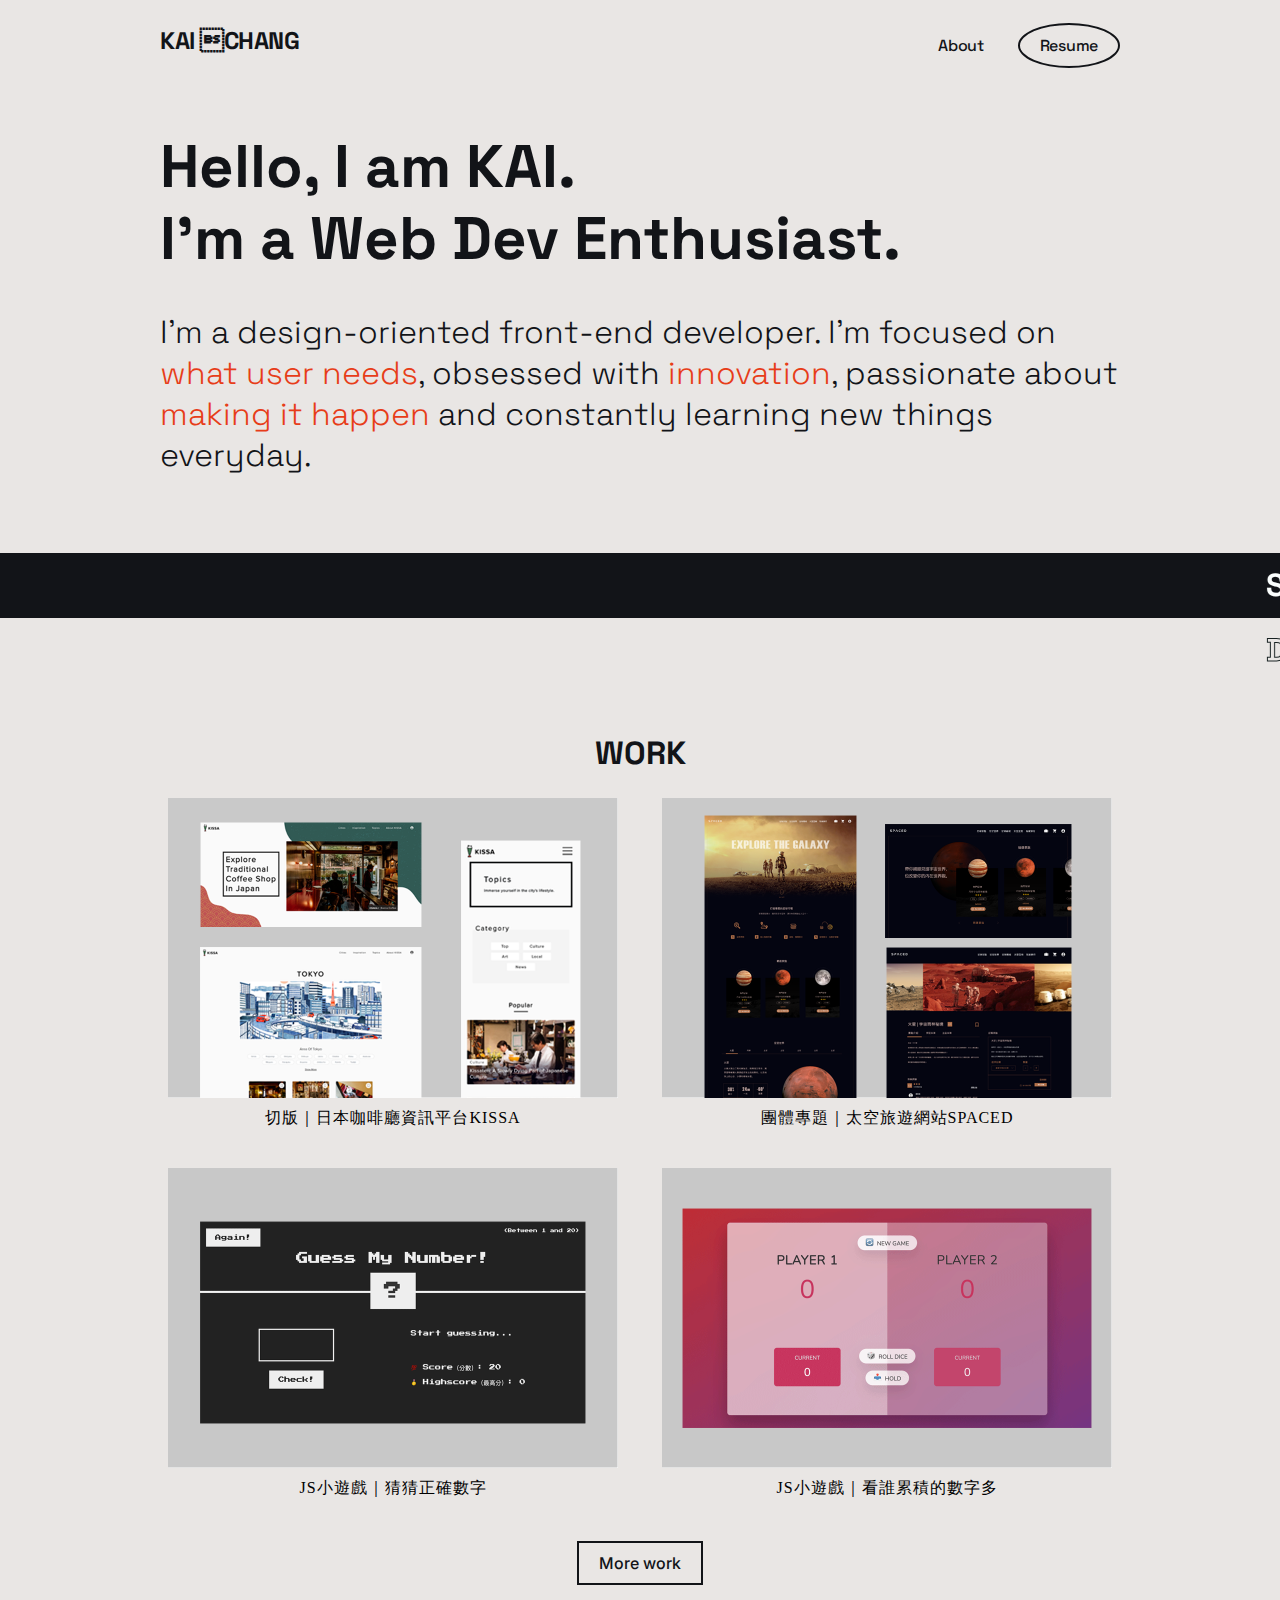
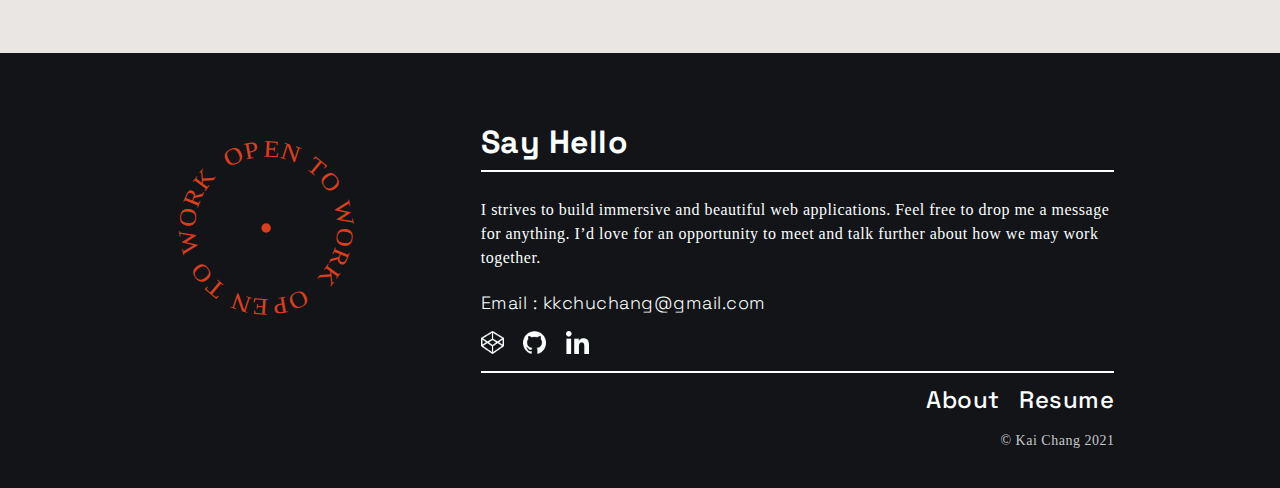
<file: index.html>
<!DOCTYPE html>
<html lang="en">
  <head>
    <meta charset="UTF-8" />
    <meta http-equiv="X-UA-Compatible" content="IE=edge" />
    <meta name="viewport" content="width=device-width, initial-scale=1.0" />
    <link rel="stylesheet" href="./css/style.css" />
    <script
      src="https://cdnjs.cloudflare.com/ajax/libs/gsap/3.6.1/gsap.min.js"
      integrity="sha512-cdV6j5t5o24hkSciVrb8Ki6FveC2SgwGfLE31+ZQRHAeSRxYhAQskLkq3dLm8ZcWe1N3vBOEYmmbhzf7NTtFFQ=="
      crossorigin="anonymous"
      referrerpolicy="no-referrer"
    ></script>
    <script src="https://code.jquery.com/jquery-3.6.0.min.js"></script>
    <script src="https://s3-us-west-2.amazonaws.com/s.cdpn.io/16327/ScrollTrigger.min.js"></script>
    <title>KAI｜Front End</title>
  </head>
  <body>

    <div class="sectionone">
      <header id="header h4">
        <a href="index.html" class="logo">KAI CHANG</a>
        <div class="aboutall">
          <a href="about.html" class="about h4">About</a>
          <a href="KAI.pdf" class="resume h4">Resume</a>
        </div>
      </header>
      <main class="intro line_low">
        <h1>
          <span class="title">
          Hello, I am KAI.<br />
          I'm a Web Dev Enthusiast.<br />
        </span>
        <br />
          <span class="h2 detail">
           I'm a design-oriented front-end developer. I'm focused on
          <span>what user needs</span>, obsessed with
            <span>innovation</span>, passionate about<span>
              making it happen</span>
            and constantly learning new things everyday.
          </span>
        </h1>
        <div class="btn">
          <!-- <a href="#" class="aboutbtn">About Me</a> -->
          <!-- <a href="#work" class="workbtn">My Works</a> -->
        </div>
      </main>
      <div class="skillcontainer">
        <marquee
          class="skill"
          width="100%"
          scrollamout="4"
        >
          <h2>
            skills
            :&ensp;html&ensp;css&ensp;rwd&ensp;javascript&ensp;jquery&ensp;D3.js&ensp;mysql&ensp;vue.js&ensp;bootstrap
          </h1>
        </marquee>
        <marquee class="design" width="100%" scrollamout="10">
          <h2>
            design skills
            :&ensp;ux-mindset&ensp;wireframimg&ensp;photoshop&ensp;illustrator&ensp;adobexd
          </h1>
        </marquee>
      </div>
    </div>

    <div class="sectiontwo" id="work">
      <h2>WORK</h2>
      <!-- <div class="list h4">
        <a href="#">All</a>
        <a href="#">Layout project</a>
        <a href="#">Javascript</a>
        <a href="#">Vue</a>
      </div> -->
      <div class="worklist">
        <div class="work" >
          <div class="workcontent1">
          <a href="https://kkaic.github.io/Layout-Project_KISSA/" class="link" target="_blank">
              <div class="content-details">
                <div class="details">
                <h3>
                日本咖啡廳資訊平台<h4>從0開始發想主題、規劃網站內容、設計資訊架構、設計介面與網站風格、切版。</h4>
              </h3>
              <br>
              <span>網站企劃</span><span>UIUX設計</span><span>風格設計</span><br><span>HTML</span><span>CSS</span><span>動態套件</span>
              </div>
            </div>
            </a>
          </div>
          <h4>切版｜日本咖啡廳資訊平台KISSA</h4>
        </div>
        <div class="work">
          <div class="workcontent2">
          <a href="https://tibamef2e.com/ced102/g3/home.php" target="_blank">
              <div class="content-details">
                <div class="details">
                <h3>
                  緯育前端工程班專題作品<h4>擔任組長，負責專案時程管理、UIUX設計、切版、串接資料庫、後台新增/修改/下架功能。</h4>
                </h3>
                <br>
                <span>網站企劃</span><span>UI UX設計</span><span>風格設計</span><br><span>HTML</span><span>CSS/SCSS</span><span>Javascript</span><br>
                <span>MySQL</span><span>Ajax</span><span>PHP</span><span>VUE</span><span>Gulp</span>
              </div>
              </div>
            </a></div>
          <h4>團體專題｜太空旅遊網站SPACED</h4>
        </div>
        <div class="work">
          <div class="workcontent3">
        <a href="https://kkaic.github.io/JS_Guess-my-number-game/" target="_blank">
          <div class="content-details">
            <div class="details">
            <h3>
              JS事件機制原理練習作品<h4>透過點擊觸發事件，判斷輸入的數字是否符合正確數字，並根據不同結果設定頁面樣式。</h4>
            </h3>
            <br>
<span>HTML</span><span>CSS</span><span>Javascript</span>
          </div>
        </div>
          </a></div>
        <h4>JS小遊戲｜猜猜正確數字</h4>
      </div>
        <div class="work">
          <div class="workcontent4">
          <a href="https://kkaic.github.io/JS_Pig-game/" target="_blank">
            <div class="content-details">
              <div class="details">
              <h3>
                JS事件機制原理練習作品<h4>任一方點擊躑骰子後產生亂數，擲出非0數字時可持續累加，若擲出0則歸零換另一方擲骰子。累積100分便成為贏家。</h4>
              </h3>
              <br>
              <span>HTML</span><span>CSS</span><span>Javascript</span>
            </div>
          </div>
            </a></div>
          <h4>JS小遊戲｜看誰累積的數字多</h4>
        </div>
        <div class="more">
          <a href="https://codepen.io/kaic" target="_blank" class="h4"
            >More work</a
          >
        </div>
      </div>
    </div>
   
    <div class="sectionthree">
      <div class="content">
        <img class="open" src="./img/open.svg" width="230" height="230">

        <div class="description">
          <h2>
            Say Hello
            <hr />
          </h2>
          <h4>
            I strives to build immersive and beautiful web applications. Feel free to drop me a message for anything. I’d love for an opportunity to meet and talk further about how we may work together.
          </h4>
          <a href="mailto:kkchuchang@gmail.com" class="h3 email">Email : kkchuchang@gmail.com</a>
          <div class="contact">
            <a href="https://codepen.io/kaic" target="_blank"
              ><img src="./img/codepen.png" alt=""
            /></a>
            <a href="https://github.com/kkaic" target="_blank"
              ><img src="./img/github.png" alt=""
            /></a>
            <a href="https://linkedin.com/in/kai-chu-chang" target="_blank"
              ><img src="./img/linkedin.png" alt=""
            /></a>
            <hr />
            <div class="foo">
              <a href="about.html" class="fooo">About</a>
              <a href="KAI.pdf" class="fooo">Resume</a>
              <p>© Kai Chang 2021</p>
            </div>
          </div>
        </div>
      </div>
    </div>

  </body>
</html>
</file>
<file: css/style.css>
@import url("https://fonts.googleapis.com/css2?family=Playfair+Display:ital,wght@1,400;1,500&family=Inter:wght@300;400;500;600&family=Space+Grotesk:wght@400;500;600;700&display=swap");
@import url("https://fonts.googleapis.com/css2?family=Playfair+Display:ital,wght@1,400;1,500&family=Inter:wght@300;400;500;600&family=Space+Grotesk:wght@400;500;600;700&display=swap");
@import url("https://fonts.googleapis.com/css2?family=Playfair+Display:ital,wght@1,400;1,500&family=Inter:wght@300;400;500;600&family=Space+Grotesk:wght@400;500;600;700&display=swap");
h1, .h1 {
  font-size: 60px;
}

h2, .h2 {
  font-size: 32px;
}

h3, .h3 {
  font-size: 18px;
}

h4, .h4 {
  font-size: 16px;
}

p, .p {
  font-size: 14px;
}

small, .small {
  font-size: 12px;
}

.line_high {
  line-height: 50px;
}

.line_low {
  line-height: 32px;
}

h1, .h1 {
  font-size: 60px;
}

h2, .h2 {
  font-size: 32px;
}

h3, .h3 {
  font-size: 18px;
}

h4, .h4 {
  font-size: 16px;
}

p, .p {
  font-size: 14px;
}

small, .small {
  font-size: 12px;
}

.line_high {
  line-height: 50px;
}

.line_low {
  line-height: 32px;
}

h1, .h1 {
  font-size: 60px;
}

h2, .h2 {
  font-size: 32px;
}

h3, .h3 {
  font-size: 18px;
}

h4, .h4 {
  font-size: 16px;
}

p, .p {
  font-size: 14px;
}

small, .small {
  font-size: 12px;
}

.line_high {
  line-height: 50px;
}

.line_low {
  line-height: 32px;
}

body {
  background: #e9e6e4;
  height: 100%;
  margin: 0 auto;
}

.sectionone {
  position: relative;
  margin-bottom: 30px;
}

.sectionone header {
  margin: 0 auto;
  font-family: "Space Grotesk", sans-serif;
  width: 75%;
  display: -webkit-box;
  display: -ms-flexbox;
  display: flex;
  -webkit-box-pack: justify;
      -ms-flex-pack: justify;
          justify-content: space-between;
  padding: 25px 0;
  left: 5%;
}

@media all and (max-width: 414px) {
  .sectionone header {
    width: 85%;
  }
}

.sectionone header a {
  text-decoration: none;
}

.sectionone header .logo {
  font-size: 24px;
  letter-spacing: -0.5px;
  color: #121418;
  font-weight: bold;
}

.sectionone header .aboutall > a {
  position: relative;
  top: 10px;
  margin-left: 30px;
  letter-spacing: -0.3px;
  color: #121418;
  font-weight: 500;
}

@media all and (max-width: 414px) {
  .sectionone header .aboutall > a {
    display: block;
    text-align: center;
    padding-bottom: 5px;
  }
}

.sectionone header .about {
  color: #121418;
}

.sectionone header .about:hover {
  text-decoration: underline;
}

.sectionone header .resume {
  border-radius: 50%/50%;
  border: 2px solid #121418;
  color: #FBFFFE;
  padding: 10px 20px;
  -webkit-transition: 0.3s ease;
  transition: 0.3s ease;
}

.sectionone header .resume:hover {
  background-color: #E73D19;
}

.sectionone .intro {
  font-family: "Space Grotesk", sans-serif;
  width: 75%;
  margin: 0 auto;
  text-align: left;
  margin-top: 50px;
  margin-bottom: 50px;
}

@media all and (max-width: 414px) {
  .sectionone .intro {
    width: 85%;
  }
}

.sectionone .intro h1 {
  color: #121418;
  font-weight: bold;
  margin: 0;
}

@media all and (max-width: 768px) {
  .sectionone .intro h1 {
    font-size: 32px;
  }
}

.sectionone .intro h1 .title {
  line-height: 1.2;
}

.sectionone .intro h1 .detail {
  margin-top: 30px;
  font-weight: 300;
}

@media all and (max-width: 768px) {
  .sectionone .intro h1 .detail {
    font-size: 24px;
  }
}

@media all and (max-width: 320px) {
  .sectionone .intro h1 .detail {
    font-size: 18px;
    line-height: 24px;
  }
}

.sectionone .intro h1 .detail span {
  color: #E73D19;
}

.sectionone .intro .btn {
  display: -webkit-inline-box;
  display: -ms-inline-flexbox;
  display: inline-flex;
}

.sectionone .intro .btn a {
  text-decoration: none;
  font-family: "Inter", sans-serif;
  border: 1px solid #121418;
  cursor: pointer;
  margin: 30px 30px 0 0;
  padding: 8px 20px;
  text-align: center;
  border-radius: 5px;
  border: none;
}

.sectionone .intro .btn .aboutbtn {
  background-color: #121418;
  color: #FBFFFE;
}

.sectionone .intro .btn .workbtn {
  background-color: #C8C8C8;
  color: #121418;
}

.sectionone .intro .photo > img {
  width: 300px;
  position: absolute;
  right: 30%;
  bottom: -30%;
  mix-blend-mode: color-burn;
}

.sectionone .skillcontainer {
  text-transform: uppercase;
  display: -webkit-box;
  display: -ms-flexbox;
  display: flex;
  width: 100%;
  -webkit-box-orient: vertical;
  -webkit-box-direction: normal;
      -ms-flex-direction: column;
          flex-direction: column;
  position: relative;
  bottom: 0;
  z-index: 999;
  font-family: "Space Grotesk", sans-serif;
}

.sectionone .skillcontainer h2 {
  margin: 0;
  padding: 0 40px;
  height: 65px;
  line-height: 65px;
  letter-spacing: 2px;
}

@media all and (max-width: 768px) {
  .sectionone .skillcontainer h2 {
    font-size: 24px;
    height: 40px;
    line-height: 40px;
  }
}

.sectionone .skillcontainer .skill {
  text-transform: uppercase;
  background-color: #121418;
  color: #FBFFFE;
  overflow: hidden;
}

.sectionone .skillcontainer .design {
  -webkit-text-stroke: 1px #172121;
  -webkit-text-fill-color: transparent;
}

.sectiontwo {
  margin: 0 auto;
  display: block;
}

.sectiontwo h2 {
  width: 100%;
  color: #121418;
  text-align: center;
  font-family: "Space Grotesk", sans-serif;
  margin: 0;
  padding: 20px 0;
}

.sectiontwo .list {
  text-align: center;
}

.sectiontwo .list > a {
  text-decoration: none;
  color: #121418;
  padding: 0 10px;
}

.sectiontwo .worklist {
  margin: 0 auto;
  width: 90%;
  text-align: center;
}

@media all and (max-width: 414px) {
  .sectiontwo .worklist {
    width: 100%;
  }
}

.sectiontwo .worklist .work {
  display: inline-block;
  margin: 5px 20px 20px;
  overflow: hidden;
  letter-spacing: 1px;
}

.sectiontwo .worklist .work h4 {
  font-weight: 400;
  margin: 10px;
}

.sectiontwo .worklist .work a.link {
  display: block;
  height: 100%;
}

.sectiontwo .worklist .work .content-details {
  background: rgba(0, 0, 0, 0.9);
  position: absolute;
  text-align: center;
  padding-left: 1em;
  padding-right: 1em;
  height: 100%;
  width: 100%;
  top: 50%;
  left: 50%;
  opacity: 0;
  -webkit-transform: translate(-50%, -50%);
  transform: translate(-50%, -50%);
  -webkit-transition: all 0.3s ease-in-out 0s;
  transition: all 0.3s ease-in-out 0s;
}

.sectiontwo .worklist .work .content-details .details {
  position: relative;
  left: 50%;
  top: 50%;
  -webkit-transform: translate(-50%, -50%);
          transform: translate(-50%, -50%);
}

.sectiontwo .worklist .work .content-details .details h3,
.sectiontwo .worklist .work .content-details .details h4 {
  color: #FBFFFE;
  font-weight: 300;
  padding: 0 50px;
  margin: 0;
}

.sectiontwo .worklist .work .content-details span {
  color: #C8C8C8;
  border: 1px solid #C8C8C8;
  border-radius: 2px;
  font-size: 14px;
  padding: 2px 10px;
  font-family: "Inter", sans-serif;
  letter-spacing: -0.5px;
  margin: 3px;
  line-height: 30px;
}

.sectiontwo .worklist .work .content-details:hover {
  top: 50%;
  left: 50%;
  opacity: 1;
}

.sectiontwo .worklist .work .workcontent1 {
  background: url(../img/kissa.png) no-repeat;
  border: none;
  width: 450px;
  height: 300px;
  background-size: cover;
  position: relative;
  overflow: hidden;
}

@media all and (max-width: 414px) {
  .sectiontwo .worklist .work .workcontent1 {
    width: 315px;
    height: 210px;
  }
}

@media all and (max-width: 320px) {
  .sectiontwo .worklist .work .workcontent1 {
    width: 270px;
    height: 180px;
  }
}

.sectiontwo .worklist .work .workcontent2 {
  background: url(../img/spaced.png) no-repeat;
  border: none;
  width: 450px;
  height: 300px;
  background-size: cover;
  position: relative;
  overflow: hidden;
}

@media all and (max-width: 414px) {
  .sectiontwo .worklist .work .workcontent2 {
    width: 315px;
    height: 210px;
  }
}

@media all and (max-width: 320px) {
  .sectiontwo .worklist .work .workcontent2 {
    width: 270px;
    height: 180px;
  }
}

.sectiontwo .worklist .work .workcontent3 {
  background: url(../img/guess.gif) no-repeat;
  border: none;
  width: 450px;
  height: 300px;
  background-size: cover;
  position: relative;
  overflow: hidden;
}

@media all and (max-width: 414px) {
  .sectiontwo .worklist .work .workcontent3 {
    width: 315px;
    height: 210px;
  }
}

@media all and (max-width: 320px) {
  .sectiontwo .worklist .work .workcontent3 {
    width: 270px;
    height: 180px;
  }
}

.sectiontwo .worklist .work .workcontent4 {
  background: url(../img/piggame.gif) no-repeat;
  border: none;
  width: 450px;
  height: 300px;
  background-size: cover;
  position: relative;
  overflow: hidden;
}

@media all and (max-width: 414px) {
  .sectiontwo .worklist .work .workcontent4 {
    width: 315px;
    height: 210px;
  }
}

@media all and (max-width: 320px) {
  .sectiontwo .worklist .work .workcontent4 {
    width: 270px;
    height: 180px;
  }
}

.sectiontwo .worklist .work h3 {
  margin: 10px 0;
  font-weight: 400;
}

.sectiontwo .worklist .more > a {
  color: #121418;
  border: 2px solid #121418;
  padding: 10px 20px;
  text-decoration: none;
  font-family: "Inter", sans-serif;
  font-weight: 500;
  width: 100%;
  height: 100%;
  -webkit-transition: 0.3s ease;
  transition: 0.3s ease;
}

.sectiontwo .worklist .more > a:hover {
  background-color: #E73D19;
}

.sectiontwo .worklist .more {
  margin: 20px 0 80px 0;
}

.sectionthree {
  background-color: #121418;
}

.sectionthree .content {
  width: 90%;
  padding-top: 30px;
}

.sectionthree .content .open {
  position: absolute;
  -webkit-animation-name: rotation;
          animation-name: rotation;
  -webkit-animation-duration: 8s;
          animation-duration: 8s;
  -webkit-animation-iteration-count: infinite;
          animation-iteration-count: infinite;
  -webkit-animation-delay: 2s;
          animation-delay: 2s;
  padding: 30px 150px;
}

@media all and (max-width: 768px) {
  .sectionthree .content .open {
    padding: 30px;
  }
}

@media all and (max-width: 414px) {
  .sectionthree .content .open {
    display: none;
  }
}

.sectionthree .content .description {
  padding: 20px;
  position: relative;
  left: 40%;
  width: 55%;
  line-height: 24px;
  letter-spacing: 0.5px;
}

@media all and (max-width: 414px) {
  .sectionthree .content .description {
    width: 95%;
    left: 0%;
  }
}

.sectionthree .content .description h2 {
  color: #FBFFFE;
  font-family: "Space Grotesk", sans-serif;
}

.sectionthree .content .description a {
  color: #FBFFFE;
  font-weight: 300;
  font-family: "Space Grotesk", sans-serif;
  text-decoration: none;
}

.sectionthree .content .description a:hover {
  text-decoration: underline;
}

.sectionthree .content .description hr {
  border: 1px solid #FBFFFE;
}

.sectionthree .content .description h4 {
  color: #FBFFFE;
  font-weight: 300;
}

.sectionthree .content .description img {
  width: 23px;
  padding: 15px 15px 2px 0px;
}

.sectionthree .content .description .foo {
  text-align: right;
  margin: 15px 0;
}

.sectionthree .content .description .foo .fooo {
  padding-left: 15px;
  font-weight: 500;
  font-size: 24px;
}

.sectionthree .content .description .foo .fooo:hover {
  color: #E73D19;
}

.sectionthree .content .description p {
  font-weight: 300;
  color: #C8C8C8;
}

@-webkit-keyframes rotation {
  0% {
    -webkit-transform: rotate(0deg);
            transform: rotate(0deg);
  }
  33% {
    -webkit-transform: rotate(90deg);
            transform: rotate(90deg);
  }
  50% {
    -webkit-transform: rotate(180deg);
            transform: rotate(180deg);
  }
  66% {
    -webkit-transform: rotate(270deg);
            transform: rotate(270deg);
  }
  100% {
    -webkit-transform: rotate(360deg);
            transform: rotate(360deg);
  }
}

@keyframes rotation {
  0% {
    -webkit-transform: rotate(0deg);
            transform: rotate(0deg);
  }
  33% {
    -webkit-transform: rotate(90deg);
            transform: rotate(90deg);
  }
  50% {
    -webkit-transform: rotate(180deg);
            transform: rotate(180deg);
  }
  66% {
    -webkit-transform: rotate(270deg);
            transform: rotate(270deg);
  }
  100% {
    -webkit-transform: rotate(360deg);
            transform: rotate(360deg);
  }
}
/*# sourceMappingURL=style.css.map */
</file>
